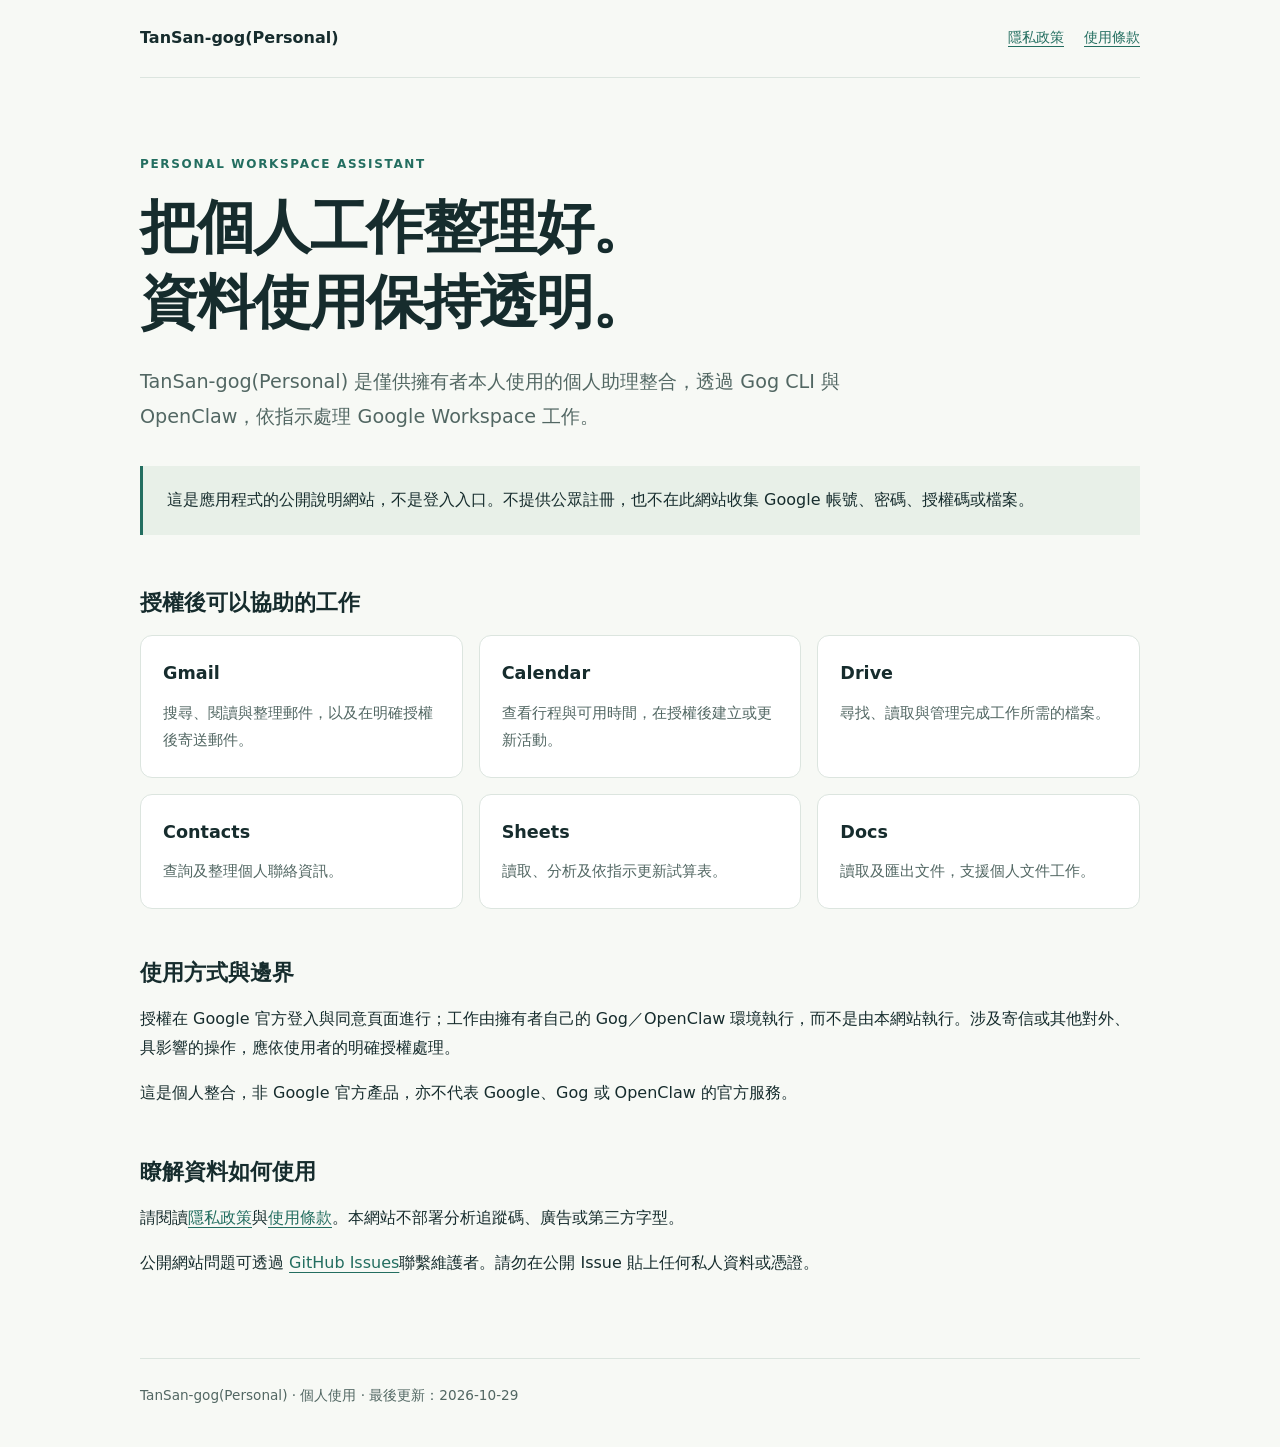
<file: index.html>
<!doctype html>
<html lang="zh-Hant">
<head>
  <meta charset="utf-8">
  <meta name="viewport" content="width=device-width, initial-scale=1">
  <meta name="google-site-verification" content="vWptbs9TVGAVD5e8nt0rIMpBAvX0UxbCE4tjinkKYio">
  <meta name="description" content="TanSan-gog(Personal)：僅供擁有者使用的 Google Workspace 個人助理整合說明。">
  <title>TanSan-gog(Personal)｜個人 Workspace 助理</title>
  <link rel="stylesheet" href="/style.css">
</head>
<body>
  <header><a class="brand" href="/">TanSan-gog(Personal)</a><nav aria-label="主要導覽"><a href="/privacy/">隱私政策</a><a href="/terms/">使用條款</a></nav></header>
  <main>
    <p class="eyebrow">PERSONAL WORKSPACE ASSISTANT</p>
    <h1>把個人工作整理好。<br>資料使用保持透明。</h1>
    <p class="lead">TanSan-gog(Personal) 是僅供擁有者本人使用的個人助理整合，透過 Gog CLI 與 OpenClaw，依指示處理 Google Workspace 工作。</p>
    <aside>這是應用程式的公開說明網站，不是登入入口。不提供公眾註冊，也不在此網站收集 Google 帳號、密碼、授權碼或檔案。</aside>
    <section aria-labelledby="services"><h2 id="services">授權後可以協助的工作</h2>
      <dl class="services">
        <div><dt>Gmail</dt><dd>搜尋、閱讀與整理郵件，以及在明確授權後寄送郵件。</dd></div>
        <div><dt>Calendar</dt><dd>查看行程與可用時間，在授權後建立或更新活動。</dd></div>
        <div><dt>Drive</dt><dd>尋找、讀取與管理完成工作所需的檔案。</dd></div>
        <div><dt>Contacts</dt><dd>查詢及整理個人聯絡資訊。</dd></div>
        <div><dt>Sheets</dt><dd>讀取、分析及依指示更新試算表。</dd></div>
        <div><dt>Docs</dt><dd>讀取及匯出文件，支援個人文件工作。</dd></div>
      </dl>
    </section>
    <section><h2>使用方式與邊界</h2><p>授權在 Google 官方登入與同意頁面進行；工作由擁有者自己的 Gog／OpenClaw 環境執行，而不是由本網站執行。涉及寄信或其他對外、具影響的操作，應依使用者的明確授權處理。</p><p>這是個人整合，非 Google 官方產品，亦不代表 Google、Gog 或 OpenClaw 的官方服務。</p></section>
    <section><h2>瞭解資料如何使用</h2><p>請閱讀<a href="/privacy/">隱私政策</a>與<a href="/terms/">使用條款</a>。本網站不部署分析追蹤碼、廣告或第三方字型。</p><p>公開網站問題可透過 <a href="https://github.com/simon5530/simon5530.github.io/issues">GitHub Issues</a>聯繫維護者。請勿在公開 Issue 貼上任何私人資料或憑證。</p></section>
  </main>
  <footer>TanSan-gog(Personal) · 個人使用 · 最後更新：2026-10-29</footer>
</body>
</html>
</file>
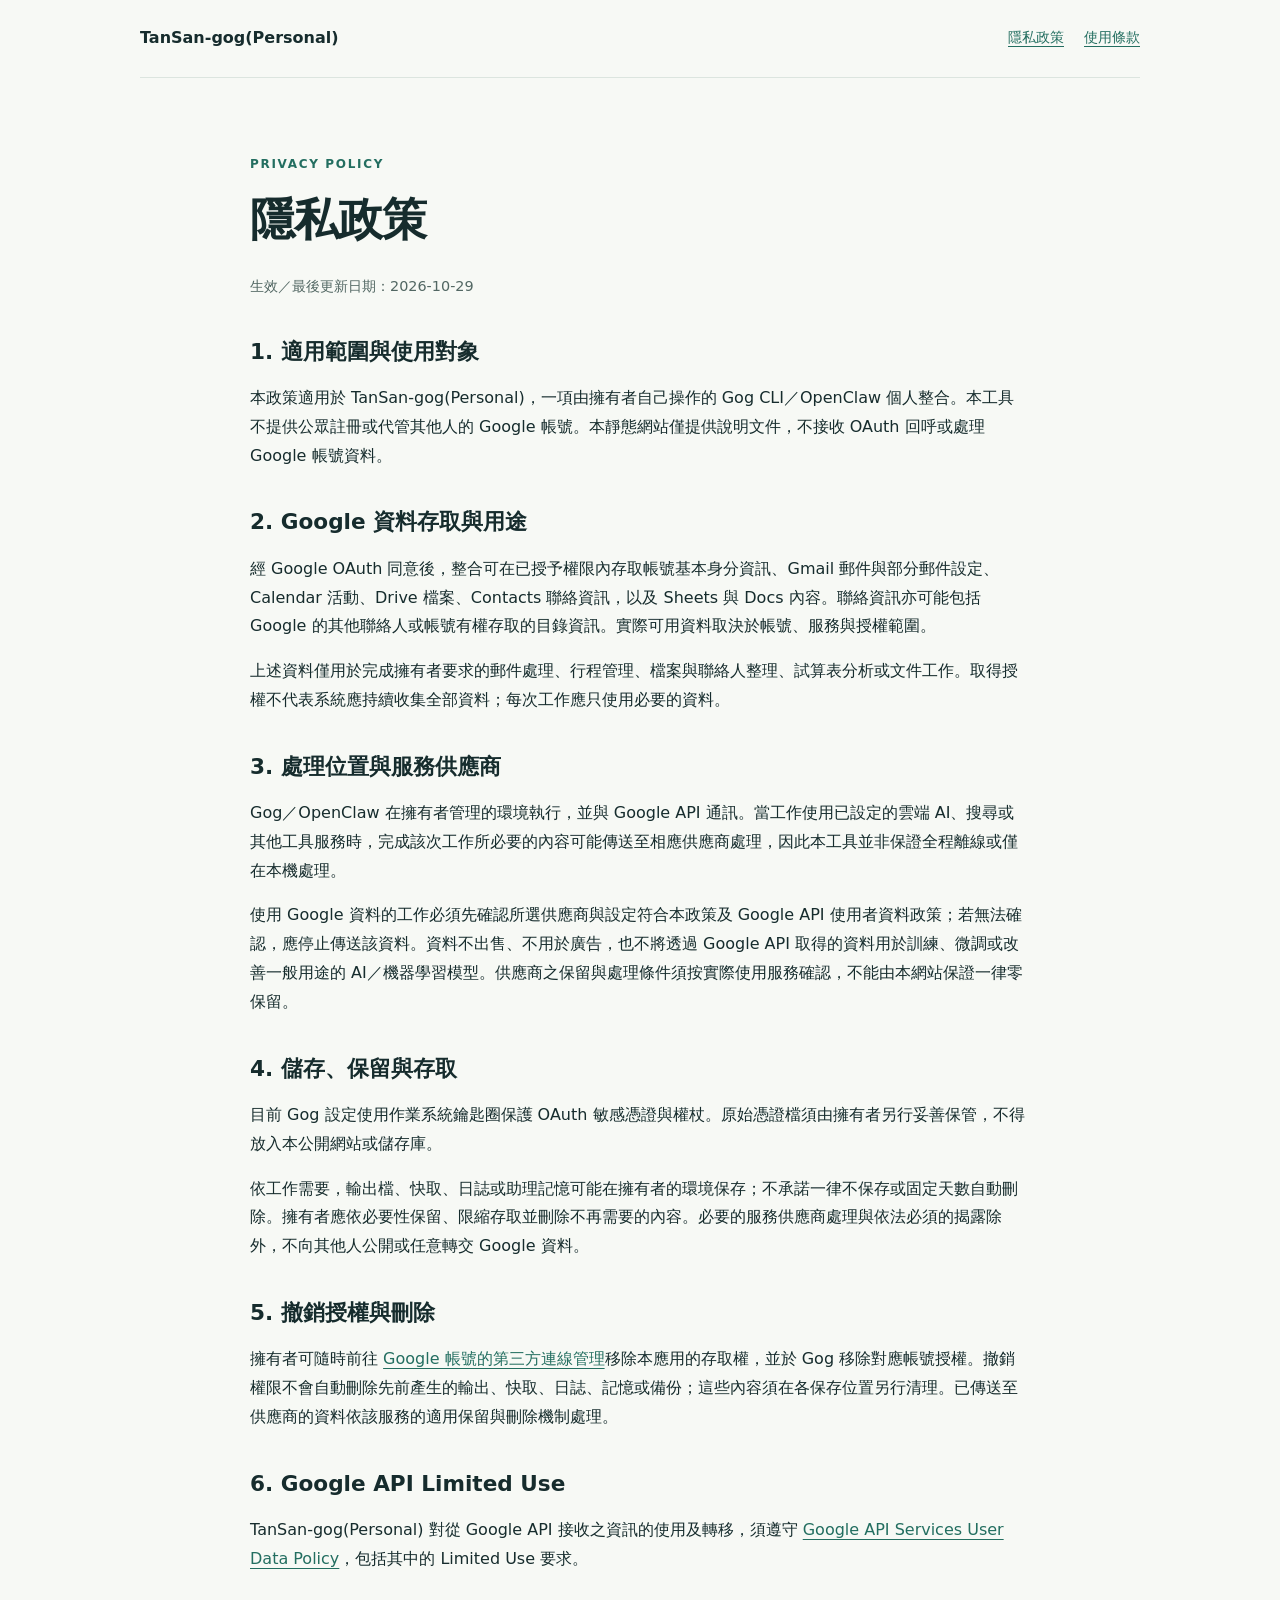
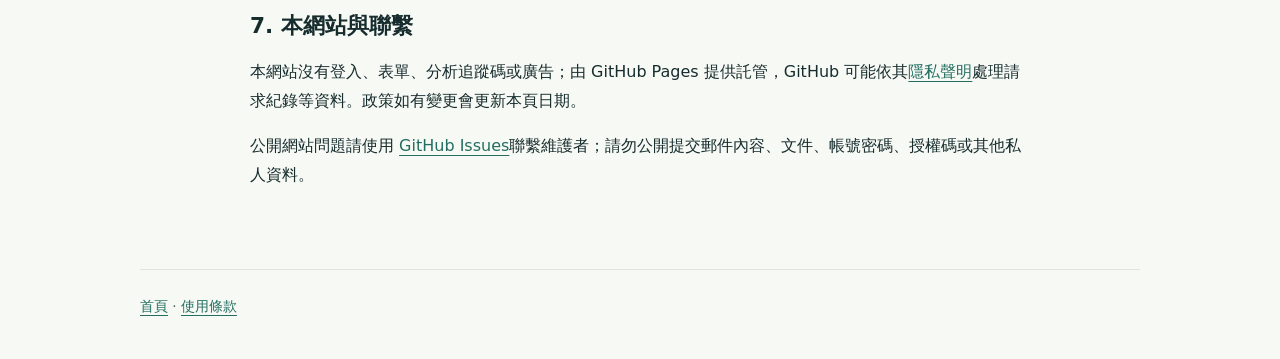
<file: privacy/index.html>
<!doctype html>
<html lang="zh-Hant">
<head><meta charset="utf-8"><meta name="viewport" content="width=device-width, initial-scale=1"><meta name="description" content="TanSan-gog(Personal) 的 Google 使用者資料存取、用途、保存與撤銷授權說明。"><title>隱私政策｜TanSan-gog(Personal)</title><link rel="stylesheet" href="/style.css"></head>
<body>
  <header><a class="brand" href="/">TanSan-gog(Personal)</a><nav aria-label="主要導覽"><a href="/privacy/" aria-current="page">隱私政策</a><a href="/terms/">使用條款</a></nav></header>
  <main class="document"><p class="eyebrow">PRIVACY POLICY</p><h1>隱私政策</h1><p class="muted">生效／最後更新日期：2026-10-29</p>
    <h2>1. 適用範圍與使用對象</h2><p>本政策適用於 TanSan-gog(Personal)，一項由擁有者自己操作的 Gog CLI／OpenClaw 個人整合。本工具不提供公眾註冊或代管其他人的 Google 帳號。本靜態網站僅提供說明文件，不接收 OAuth 回呼或處理 Google 帳號資料。</p>
    <h2>2. Google 資料存取與用途</h2><p>經 Google OAuth 同意後，整合可在已授予權限內存取帳號基本身分資訊、Gmail 郵件與部分郵件設定、Calendar 活動、Drive 檔案、Contacts 聯絡資訊，以及 Sheets 與 Docs 內容。聯絡資訊亦可能包括 Google 的其他聯絡人或帳號有權存取的目錄資訊。實際可用資料取決於帳號、服務與授權範圍。</p><p>上述資料僅用於完成擁有者要求的郵件處理、行程管理、檔案與聯絡人整理、試算表分析或文件工作。取得授權不代表系統應持續收集全部資料；每次工作應只使用必要的資料。</p>
    <h2>3. 處理位置與服務供應商</h2><p>Gog／OpenClaw 在擁有者管理的環境執行，並與 Google API 通訊。當工作使用已設定的雲端 AI、搜尋或其他工具服務時，完成該次工作所必要的內容可能傳送至相應供應商處理，因此本工具並非保證全程離線或僅在本機處理。</p><p>使用 Google 資料的工作必須先確認所選供應商與設定符合本政策及 Google API 使用者資料政策；若無法確認，應停止傳送該資料。資料不出售、不用於廣告，也不將透過 Google API 取得的資料用於訓練、微調或改善一般用途的 AI／機器學習模型。供應商之保留與處理條件須按實際使用服務確認，不能由本網站保證一律零保留。</p>
    <h2>4. 儲存、保留與存取</h2><p>目前 Gog 設定使用作業系統鑰匙圈保護 OAuth 敏感憑證與權杖。原始憑證檔須由擁有者另行妥善保管，不得放入本公開網站或儲存庫。</p><p>依工作需要，輸出檔、快取、日誌或助理記憶可能在擁有者的環境保存；不承諾一律不保存或固定天數自動刪除。擁有者應依必要性保留、限縮存取並刪除不再需要的內容。必要的服務供應商處理與依法必須的揭露除外，不向其他人公開或任意轉交 Google 資料。</p>
    <h2>5. 撤銷授權與刪除</h2><p>擁有者可隨時前往 <a href="https://myaccount.google.com/connections">Google 帳號的第三方連線管理</a>移除本應用的存取權，並於 Gog 移除對應帳號授權。撤銷權限不會自動刪除先前產生的輸出、快取、日誌、記憶或備份；這些內容須在各保存位置另行清理。已傳送至供應商的資料依該服務的適用保留與刪除機制處理。</p>
    <h2>6. Google API Limited Use</h2><p>TanSan-gog(Personal) 對從 Google API 接收之資訊的使用及轉移，須遵守 <a href="https://developers.google.com/terms/api-services-user-data-policy">Google API Services User Data Policy</a>，包括其中的 Limited Use 要求。</p>
    <h2>7. 本網站與聯繫</h2><p>本網站沒有登入、表單、分析追蹤碼或廣告；由 GitHub Pages 提供託管，GitHub 可能依其<a href="https://docs.github.com/en/site-policy/privacy-policies/github-general-privacy-statement">隱私聲明</a>處理請求紀錄等資料。政策如有變更會更新本頁日期。</p><p>公開網站問題請使用 <a href="https://github.com/simon5530/simon5530.github.io/issues">GitHub Issues</a>聯繫維護者；請勿公開提交郵件內容、文件、帳號密碼、授權碼或其他私人資料。</p>
  </main><footer><a href="/">首頁</a> · <a href="/terms/">使用條款</a></footer>
</body></html>
</file>
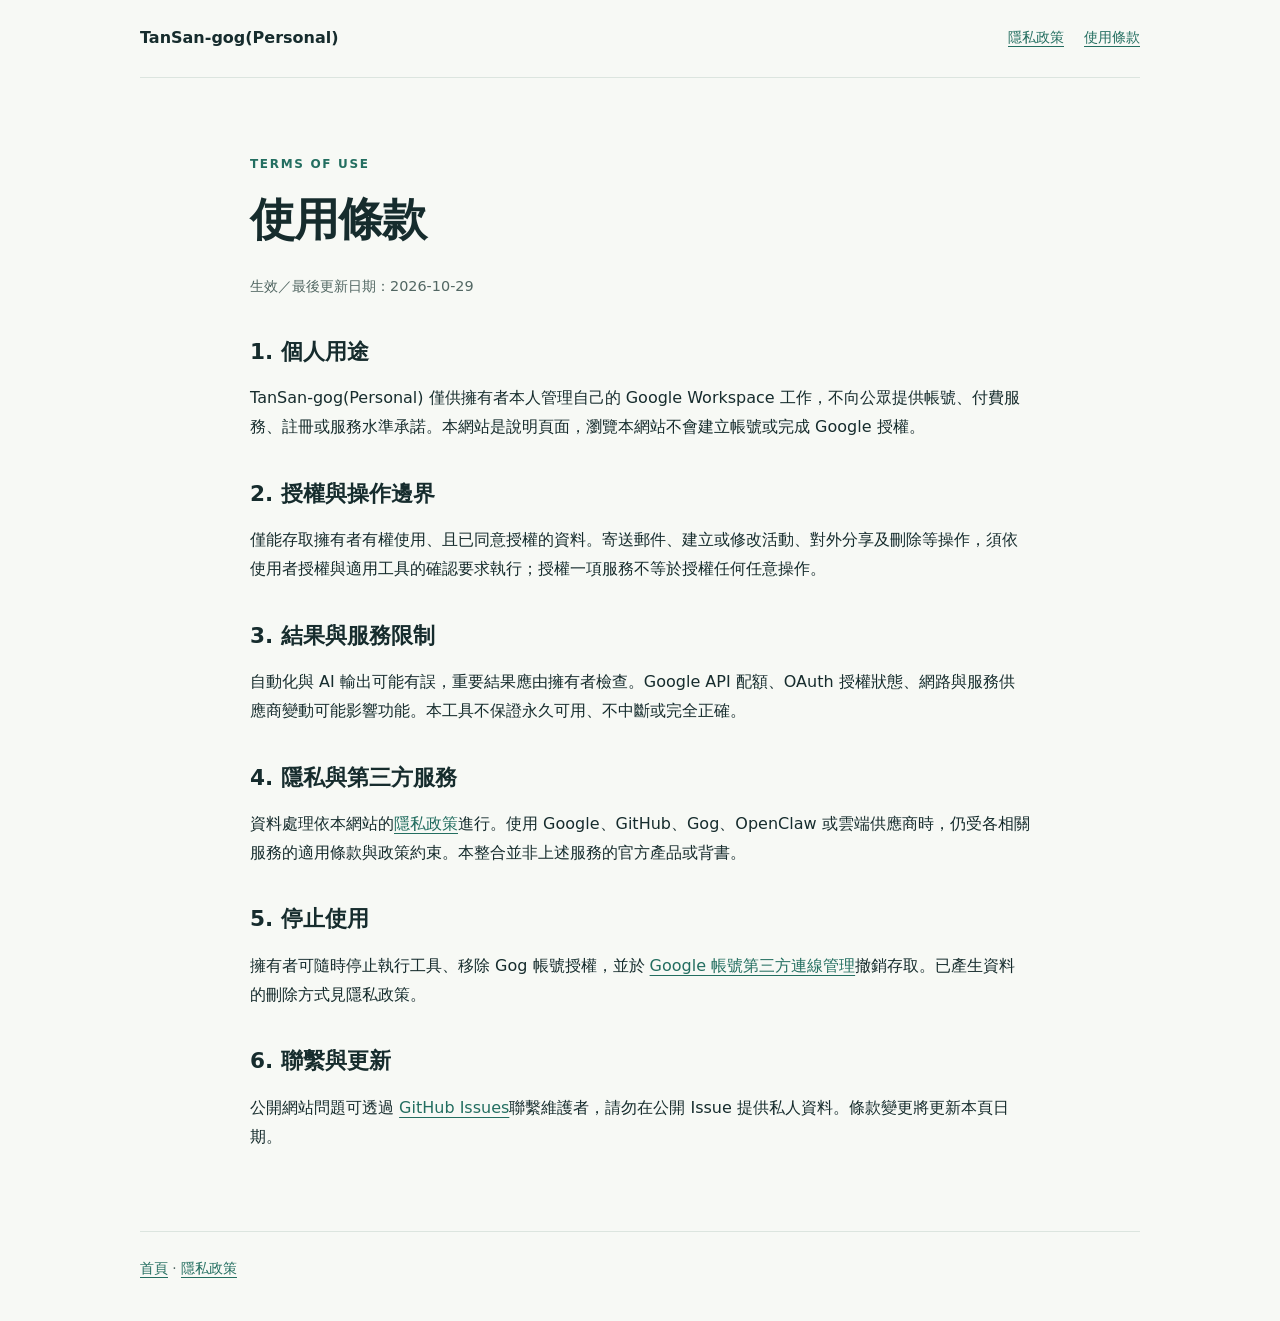
<file: terms/index.html>
<!doctype html>
<html lang="zh-Hant">
<head><meta charset="utf-8"><meta name="viewport" content="width=device-width, initial-scale=1"><meta name="description" content="TanSan-gog(Personal) 個人助理整合的使用對象、授權邊界與使用條款。"><title>使用條款｜TanSan-gog(Personal)</title><link rel="stylesheet" href="/style.css"></head>
<body>
  <header><a class="brand" href="/">TanSan-gog(Personal)</a><nav aria-label="主要導覽"><a href="/privacy/">隱私政策</a><a href="/terms/" aria-current="page">使用條款</a></nav></header>
  <main class="document"><p class="eyebrow">TERMS OF USE</p><h1>使用條款</h1><p class="muted">生效／最後更新日期：2026-10-29</p>
    <h2>1. 個人用途</h2><p>TanSan-gog(Personal) 僅供擁有者本人管理自己的 Google Workspace 工作，不向公眾提供帳號、付費服務、註冊或服務水準承諾。本網站是說明頁面，瀏覽本網站不會建立帳號或完成 Google 授權。</p>
    <h2>2. 授權與操作邊界</h2><p>僅能存取擁有者有權使用、且已同意授權的資料。寄送郵件、建立或修改活動、對外分享及刪除等操作，須依使用者授權與適用工具的確認要求執行；授權一項服務不等於授權任何任意操作。</p>
    <h2>3. 結果與服務限制</h2><p>自動化與 AI 輸出可能有誤，重要結果應由擁有者檢查。Google API 配額、OAuth 授權狀態、網路與服務供應商變動可能影響功能。本工具不保證永久可用、不中斷或完全正確。</p>
    <h2>4. 隱私與第三方服務</h2><p>資料處理依本網站的<a href="/privacy/">隱私政策</a>進行。使用 Google、GitHub、Gog、OpenClaw 或雲端供應商時，仍受各相關服務的適用條款與政策約束。本整合並非上述服務的官方產品或背書。</p>
    <h2>5. 停止使用</h2><p>擁有者可隨時停止執行工具、移除 Gog 帳號授權，並於 <a href="https://myaccount.google.com/connections">Google 帳號第三方連線管理</a>撤銷存取。已產生資料的刪除方式見隱私政策。</p>
    <h2>6. 聯繫與更新</h2><p>公開網站問題可透過 <a href="https://github.com/simon5530/simon5530.github.io/issues">GitHub Issues</a>聯繫維護者，請勿在公開 Issue 提供私人資料。條款變更將更新本頁日期。</p>
  </main><footer><a href="/">首頁</a> · <a href="/privacy/">隱私政策</a></footer>
</body></html>
</file>
<file: style.css>
:root{color-scheme:light;--ink:#162c2d;--muted:#526763;--accent:#236e60;--line:#dce5df;--paper:#f7f9f5}*{box-sizing:border-box}body{margin:0;background:var(--paper);color:var(--ink);font-family:system-ui,-apple-system,"Noto Sans TC",sans-serif;line-height:1.8}header,main,footer{width:min(100% - 40px,1000px);margin:auto}header{display:flex;align-items:center;justify-content:space-between;gap:20px;padding:24px 0;border-bottom:1px solid var(--line)}a{color:var(--accent);text-underline-offset:4px}a:focus-visible{outline:3px solid var(--accent);outline-offset:5px}.brand{color:var(--ink);font-weight:750;text-decoration:none}nav{display:flex;gap:20px;font-size:.9rem}main{padding:64px 0}h1{font-size:clamp(2rem,5vw,3.6rem);line-height:1.3;letter-spacing:-.025em;margin:16px 0 24px}h2{font-size:1.35rem;line-height:1.5;margin:0 0 14px}.eyebrow{color:var(--accent);font-size:.75rem;letter-spacing:.14em;font-weight:700}.lead{max-width:730px;font-size:1.2rem;color:var(--muted)}aside{background:#e8f0e8;border-left:3px solid var(--accent);padding:20px 24px;margin:32px 0 52px}section{margin-top:48px}.services{display:grid;grid-template-columns:repeat(3,1fr);gap:16px}.services>div{border:1px solid var(--line);border-radius:12px;padding:22px;background:#fff}.services dt{font-size:1.1rem;font-weight:700}.services dd{margin:10px 0 0;color:var(--muted);font-size:.95rem}.document{max-width:780px}.document h1{font-size:2.8rem}.document h2{margin-top:36px}.document p{overflow-wrap:anywhere}.muted{color:var(--muted);font-size:.9rem}footer{padding:24px 0 40px;border-top:1px solid var(--line);color:var(--muted);font-size:.85rem}@media(max-width:650px){header{align-items:flex-start;flex-direction:column;gap:12px}.services{grid-template-columns:1fr}main{padding-top:40px}nav{gap:24px}.document h1{font-size:2.2rem}}
</file>
